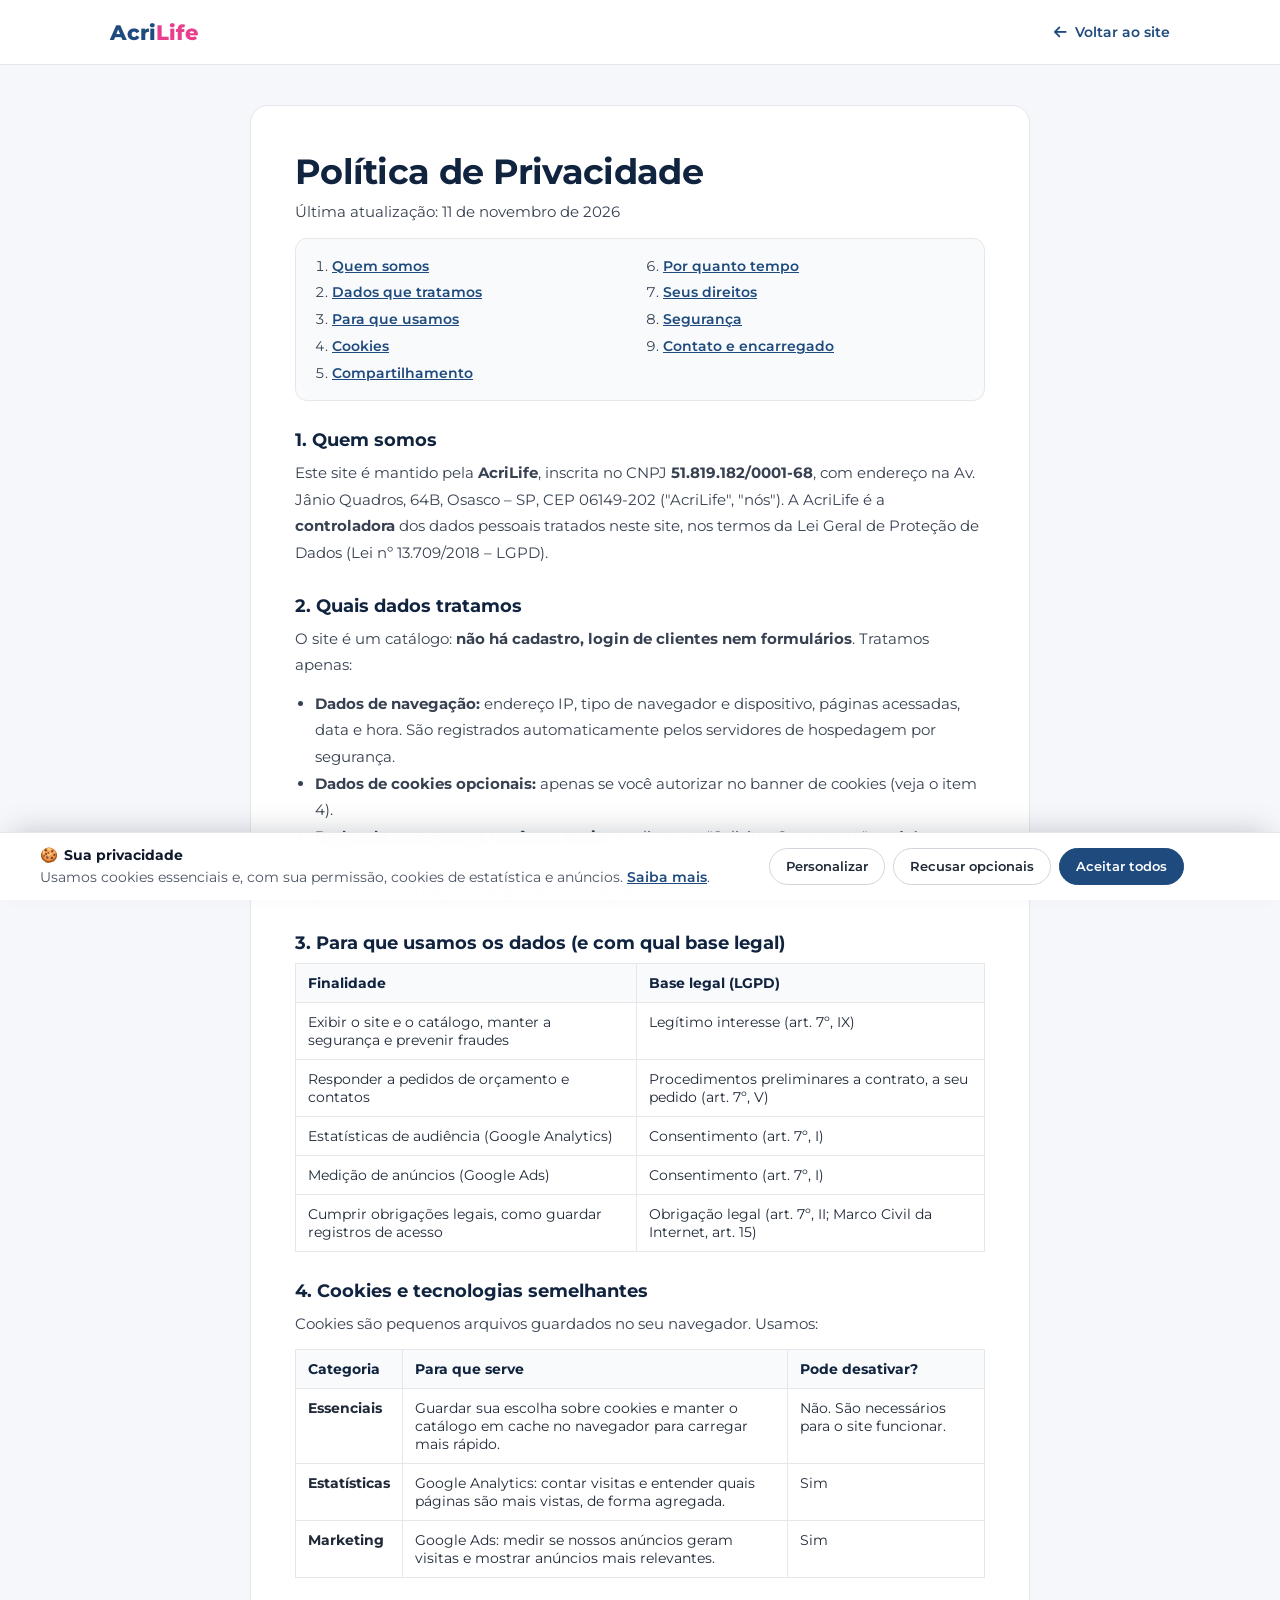
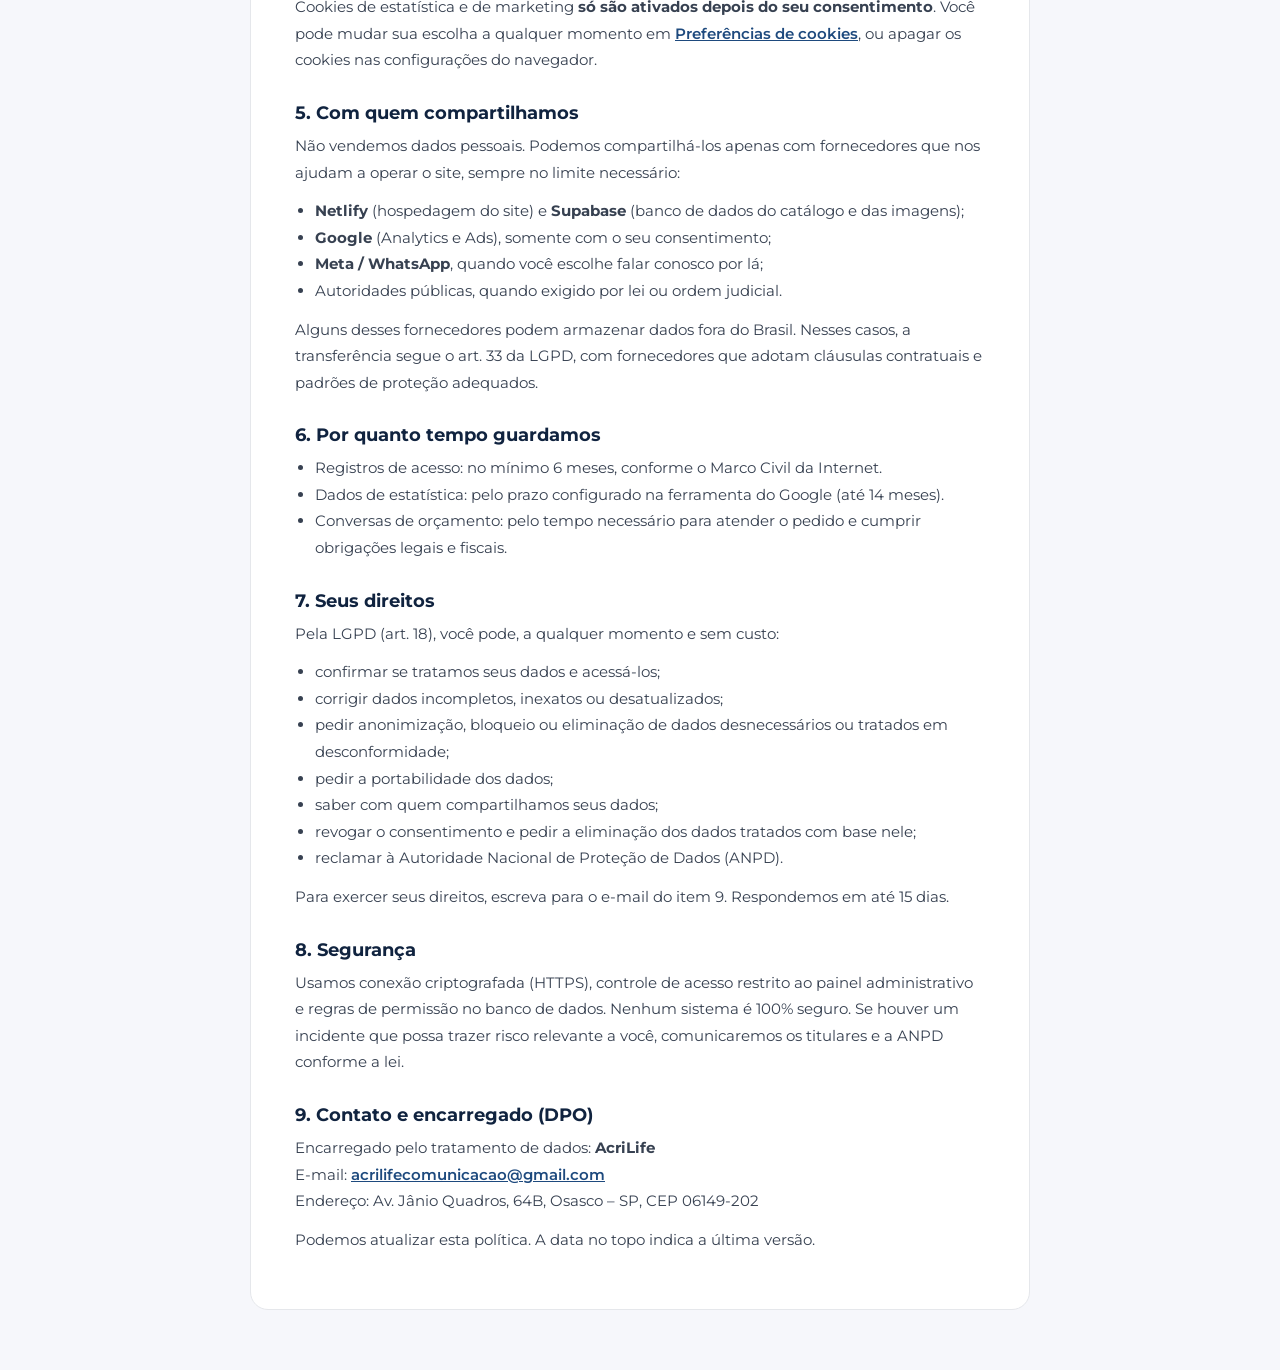
<file: acrilife publico/privacidade.html>
<!DOCTYPE html>
<html lang="pt-BR">
<head>
    <meta charset="UTF-8">
    <meta name="viewport" content="width=device-width, initial-scale=1.0">
    <meta name="color-scheme" content="only light">
    <title>Política de Privacidade | AcriLife</title>
    <meta name="description" content="Como a AcriLife coleta, usa e protege seus dados pessoais, conforme a LGPD (Lei 13.709/2018).">
    <link rel="preconnect" href="https://fonts.googleapis.com">
    <link rel="preconnect" href="https://fonts.gstatic.com" crossorigin>
    <link href="https://fonts.googleapis.com/css2?family=Montserrat:wght@400;600;700;800&display=swap" rel="stylesheet">
    <link rel="stylesheet" href="https://cdnjs.cloudflare.com/ajax/libs/font-awesome/6.4.0/css/all.min.css">
    <link rel="stylesheet" href="comum.css?v=4">
    <style>* { margin: 0; padding: 0; box-sizing: border-box; } .container { width: 100%; max-width: 1100px; margin: 0 auto; padding: 0 20px; }</style>
    <script src="cookies.js?v=2" defer></script>
</head>
<body class="legal-page">
    <header class="legal-topo">
        <div class="container">
            <a class="marca" href="index.html">Acri<em>Life</em></a>
            <a class="voltar" href="index.html"><i class="fas fa-arrow-left"></i> Voltar ao site</a>
        </div>
    </header>

    <main class="legal-conteudo">
        <article class="legal-card">
            <h1>Política de Privacidade</h1>
            <p class="legal-atualizado">Última atualização: 11 de novembro de 2026</p>

            <nav class="legal-indice" aria-label="Índice">
                <ol>
                    <li><a href="#quem">Quem somos</a></li>
                    <li><a href="#dados">Dados que tratamos</a></li>
                    <li><a href="#finalidades">Para que usamos</a></li>
                    <li><a href="#cookies">Cookies</a></li>
                    <li><a href="#compartilhamento">Compartilhamento</a></li>
                    <li><a href="#retencao">Por quanto tempo</a></li>
                    <li><a href="#direitos">Seus direitos</a></li>
                    <li><a href="#seguranca">Segurança</a></li>
                    <li><a href="#contato">Contato e encarregado</a></li>
                </ol>
            </nav>

            <h2 id="quem">1. Quem somos</h2>
            <p>Este site é mantido pela <strong>AcriLife</strong>, inscrita no CNPJ <strong>51.819.182/0001-68</strong>, com endereço na Av. Jânio Quadros, 64B, Osasco – SP, CEP 06149-202 ("AcriLife", "nós"). A AcriLife é a <strong>controladora</strong> dos dados pessoais tratados neste site, nos termos da Lei Geral de Proteção de Dados (Lei nº 13.709/2018 – LGPD).</p>

            <h2 id="dados">2. Quais dados tratamos</h2>
            <p>O site é um catálogo: <strong>não há cadastro, login de clientes nem formulários</strong>. Tratamos apenas:</p>
            <ul>
                <li><strong>Dados de navegação:</strong> endereço IP, tipo de navegador e dispositivo, páginas acessadas, data e hora. São registrados automaticamente pelos servidores de hospedagem por segurança.</li>
                <li><strong>Dados de cookies opcionais:</strong> apenas se você autorizar no banner de cookies (veja o item 4).</li>
                <li><strong>Dados de contato que você nos envia:</strong> ao clicar em "Solicitar Orçamento" você é direcionado ao WhatsApp. Nome, número e mensagens são tratados pelo WhatsApp e por nós somente para responder ao seu pedido.</li>
            </ul>

            <h2 id="finalidades">3. Para que usamos os dados (e com qual base legal)</h2>
            <table>
                <thead><tr><th>Finalidade</th><th>Base legal (LGPD)</th></tr></thead>
                <tbody>
                    <tr><td>Exibir o site e o catálogo, manter a segurança e prevenir fraudes</td><td>Legítimo interesse (art. 7º, IX)</td></tr>
                    <tr><td>Responder a pedidos de orçamento e contatos</td><td>Procedimentos preliminares a contrato, a seu pedido (art. 7º, V)</td></tr>
                    <tr><td>Estatísticas de audiência (Google Analytics)</td><td>Consentimento (art. 7º, I)</td></tr>
                    <tr><td>Medição de anúncios (Google Ads)</td><td>Consentimento (art. 7º, I)</td></tr>
                    <tr><td>Cumprir obrigações legais, como guardar registros de acesso</td><td>Obrigação legal (art. 7º, II; Marco Civil da Internet, art. 15)</td></tr>
                </tbody>
            </table>

            <h2 id="cookies">4. Cookies e tecnologias semelhantes</h2>
            <p>Cookies são pequenos arquivos guardados no seu navegador. Usamos:</p>
            <table>
                <thead><tr><th>Categoria</th><th>Para que serve</th><th>Pode desativar?</th></tr></thead>
                <tbody>
                    <tr><td><strong>Essenciais</strong></td><td>Guardar sua escolha sobre cookies e manter o catálogo em cache no navegador para carregar mais rápido.</td><td>Não. São necessários para o site funcionar.</td></tr>
                    <tr><td><strong>Estatísticas</strong></td><td>Google Analytics: contar visitas e entender quais páginas são mais vistas, de forma agregada.</td><td>Sim</td></tr>
                    <tr><td><strong>Marketing</strong></td><td>Google Ads: medir se nossos anúncios geram visitas e mostrar anúncios mais relevantes.</td><td>Sim</td></tr>
                </tbody>
            </table>
            <p>Cookies de estatística e de marketing <strong>só são ativados depois do seu consentimento</strong>. Você pode mudar sua escolha a qualquer momento em <button type="button" class="link-cookies" data-abrir-cookies style="color:#1e4a7e;font-weight:600;font-size:inherit;text-decoration:underline;">Preferências de cookies</button>, ou apagar os cookies nas configurações do navegador.</p>

            <h2 id="compartilhamento">5. Com quem compartilhamos</h2>
            <p>Não vendemos dados pessoais. Podemos compartilhá-los apenas com fornecedores que nos ajudam a operar o site, sempre no limite necessário:</p>
            <ul>
                <li><strong>Netlify</strong> (hospedagem do site) e <strong>Supabase</strong> (banco de dados do catálogo e das imagens);</li>
                <li><strong>Google</strong> (Analytics e Ads), somente com o seu consentimento;</li>
                <li><strong>Meta / WhatsApp</strong>, quando você escolhe falar conosco por lá;</li>
                <li>Autoridades públicas, quando exigido por lei ou ordem judicial.</li>
            </ul>
            <p>Alguns desses fornecedores podem armazenar dados fora do Brasil. Nesses casos, a transferência segue o art. 33 da LGPD, com fornecedores que adotam cláusulas contratuais e padrões de proteção adequados.</p>

            <h2 id="retencao">6. Por quanto tempo guardamos</h2>
            <ul>
                <li>Registros de acesso: no mínimo 6 meses, conforme o Marco Civil da Internet.</li>
                <li>Dados de estatística: pelo prazo configurado na ferramenta do Google (até 14 meses).</li>
                <li>Conversas de orçamento: pelo tempo necessário para atender o pedido e cumprir obrigações legais e fiscais.</li>
            </ul>

            <h2 id="direitos">7. Seus direitos</h2>
            <p>Pela LGPD (art. 18), você pode, a qualquer momento e sem custo:</p>
            <ul>
                <li>confirmar se tratamos seus dados e acessá-los;</li>
                <li>corrigir dados incompletos, inexatos ou desatualizados;</li>
                <li>pedir anonimização, bloqueio ou eliminação de dados desnecessários ou tratados em desconformidade;</li>
                <li>pedir a portabilidade dos dados;</li>
                <li>saber com quem compartilhamos seus dados;</li>
                <li>revogar o consentimento e pedir a eliminação dos dados tratados com base nele;</li>
                <li>reclamar à Autoridade Nacional de Proteção de Dados (ANPD).</li>
            </ul>
            <p>Para exercer seus direitos, escreva para o e-mail do item 9. Respondemos em até 15 dias.</p>

            <h2 id="seguranca">8. Segurança</h2>
            <p>Usamos conexão criptografada (HTTPS), controle de acesso restrito ao painel administrativo e regras de permissão no banco de dados. Nenhum sistema é 100% seguro. Se houver um incidente que possa trazer risco relevante a você, comunicaremos os titulares e a ANPD conforme a lei.</p>

            <h2 id="contato">9. Contato e encarregado (DPO)</h2>
            <p>Encarregado pelo tratamento de dados: <strong>AcriLife</strong><br>
               E-mail: <a href="mailto:acrilifecomunicacao@gmail.com">acrilifecomunicacao@gmail.com</a><br>
               Endereço: Av. Jânio Quadros, 64B, Osasco – SP, CEP 06149-202</p>
            <p>Podemos atualizar esta política. A data no topo indica a última versão.</p>
        </article>
    </main>
</body>
</html>
</file>
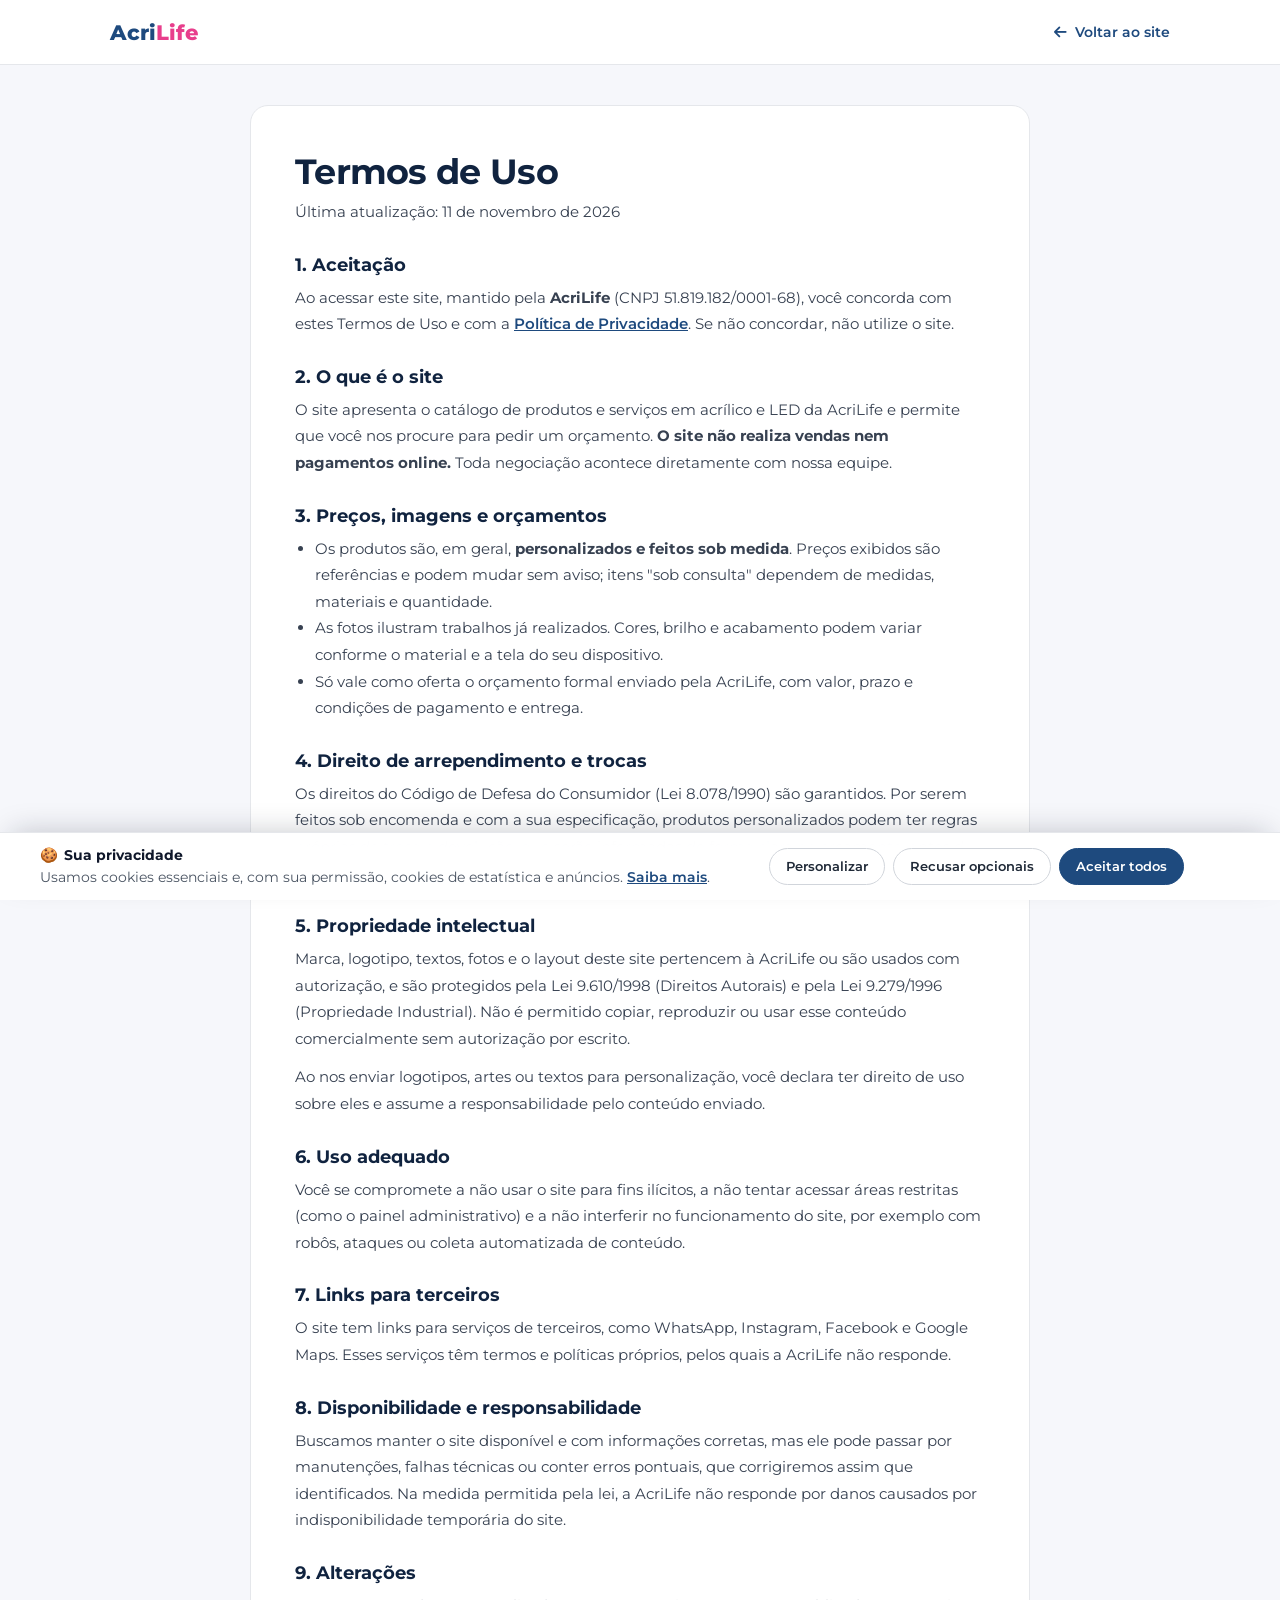
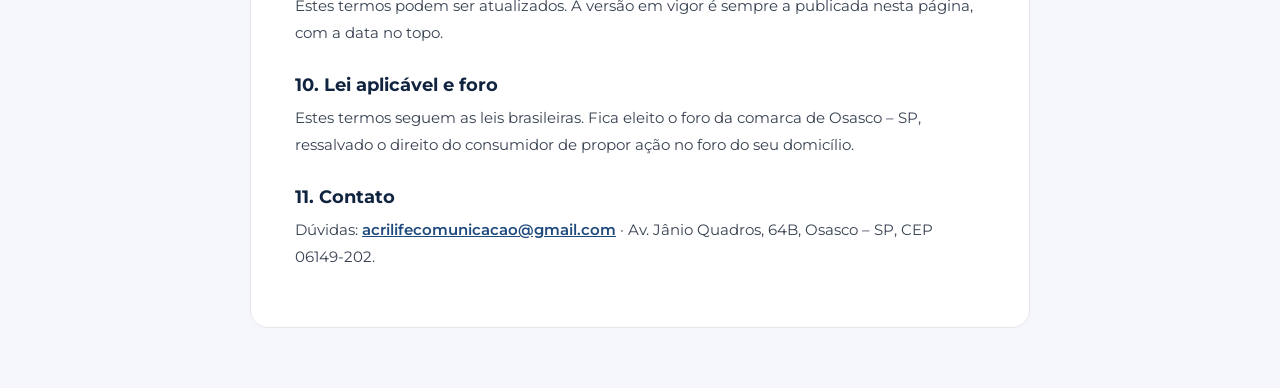
<file: acrilife publico/termos.html>
<!DOCTYPE html>
<html lang="pt-BR">
<head>
    <meta charset="UTF-8">
    <meta name="viewport" content="width=device-width, initial-scale=1.0">
    <meta name="color-scheme" content="only light">
    <title>Termos de Uso | AcriLife</title>
    <meta name="description" content="Termos e condições de uso do site da AcriLife.">
    <link rel="preconnect" href="https://fonts.googleapis.com">
    <link rel="preconnect" href="https://fonts.gstatic.com" crossorigin>
    <link href="https://fonts.googleapis.com/css2?family=Montserrat:wght@400;600;700;800&display=swap" rel="stylesheet">
    <link rel="stylesheet" href="https://cdnjs.cloudflare.com/ajax/libs/font-awesome/6.4.0/css/all.min.css">
    <link rel="stylesheet" href="comum.css?v=4">
    <style>* { margin: 0; padding: 0; box-sizing: border-box; } .container { width: 100%; max-width: 1100px; margin: 0 auto; padding: 0 20px; }</style>
    <script src="cookies.js?v=2" defer></script>
</head>
<body class="legal-page">
    <header class="legal-topo">
        <div class="container">
            <a class="marca" href="index.html">Acri<em>Life</em></a>
            <a class="voltar" href="index.html"><i class="fas fa-arrow-left"></i> Voltar ao site</a>
        </div>
    </header>

    <main class="legal-conteudo">
        <article class="legal-card">
            <h1>Termos de Uso</h1>
            <p class="legal-atualizado">Última atualização: 11 de novembro de 2026</p>

            <h2>1. Aceitação</h2>
            <p>Ao acessar este site, mantido pela <strong>AcriLife</strong> (CNPJ 51.819.182/0001-68), você concorda com estes Termos de Uso e com a <a href="privacidade.html">Política de Privacidade</a>. Se não concordar, não utilize o site.</p>

            <h2>2. O que é o site</h2>
            <p>O site apresenta o catálogo de produtos e serviços em acrílico e LED da AcriLife e permite que você nos procure para pedir um orçamento. <strong>O site não realiza vendas nem pagamentos online.</strong> Toda negociação acontece diretamente com nossa equipe.</p>

            <h2>3. Preços, imagens e orçamentos</h2>
            <ul>
                <li>Os produtos são, em geral, <strong>personalizados e feitos sob medida</strong>. Preços exibidos são referências e podem mudar sem aviso; itens "sob consulta" dependem de medidas, materiais e quantidade.</li>
                <li>As fotos ilustram trabalhos já realizados. Cores, brilho e acabamento podem variar conforme o material e a tela do seu dispositivo.</li>
                <li>Só vale como oferta o orçamento formal enviado pela AcriLife, com valor, prazo e condições de pagamento e entrega.</li>
            </ul>

            <h2>4. Direito de arrependimento e trocas</h2>
            <p>Os direitos do Código de Defesa do Consumidor (Lei 8.078/1990) são garantidos. Por serem feitos sob encomenda e com a sua especificação, produtos personalizados podem ter regras próprias de troca e devolução, que serão informadas de forma clara no orçamento, antes da contratação.</p>

            <h2>5. Propriedade intelectual</h2>
            <p>Marca, logotipo, textos, fotos e o layout deste site pertencem à AcriLife ou são usados com autorização, e são protegidos pela Lei 9.610/1998 (Direitos Autorais) e pela Lei 9.279/1996 (Propriedade Industrial). Não é permitido copiar, reproduzir ou usar esse conteúdo comercialmente sem autorização por escrito.</p>
            <p>Ao nos enviar logotipos, artes ou textos para personalização, você declara ter direito de uso sobre eles e assume a responsabilidade pelo conteúdo enviado.</p>

            <h2>6. Uso adequado</h2>
            <p>Você se compromete a não usar o site para fins ilícitos, a não tentar acessar áreas restritas (como o painel administrativo) e a não interferir no funcionamento do site, por exemplo com robôs, ataques ou coleta automatizada de conteúdo.</p>

            <h2>7. Links para terceiros</h2>
            <p>O site tem links para serviços de terceiros, como WhatsApp, Instagram, Facebook e Google Maps. Esses serviços têm termos e políticas próprios, pelos quais a AcriLife não responde.</p>

            <h2>8. Disponibilidade e responsabilidade</h2>
            <p>Buscamos manter o site disponível e com informações corretas, mas ele pode passar por manutenções, falhas técnicas ou conter erros pontuais, que corrigiremos assim que identificados. Na medida permitida pela lei, a AcriLife não responde por danos causados por indisponibilidade temporária do site.</p>

            <h2>9. Alterações</h2>
            <p>Estes termos podem ser atualizados. A versão em vigor é sempre a publicada nesta página, com a data no topo.</p>

            <h2>10. Lei aplicável e foro</h2>
            <p>Estes termos seguem as leis brasileiras. Fica eleito o foro da comarca de Osasco – SP, ressalvado o direito do consumidor de propor ação no foro do seu domicílio.</p>

            <h2>11. Contato</h2>
            <p>Dúvidas: <a href="mailto:acrilifecomunicacao@gmail.com">acrilifecomunicacao@gmail.com</a> · Av. Jânio Quadros, 64B, Osasco – SP, CEP 06149-202.</p>
        </article>
    </main>
</body>
</html>
</file>
<file: acrilife publico/comum.css>
/* =============================================================
   comum.css — partes compartilhadas por todas as páginas públicas
   (rodapé compacto, banner de cookies LGPD, páginas legais)
   ============================================================= */

/* ---------- Rodapé compacto ---------- */
footer.site-footer {
    background: #10233f;
    color: #cbd5e1;
    padding: 36px 0 0;
    font-size: .9rem;
}
.site-footer .footer-content {
    display: grid;
    grid-template-columns: 1.3fr 1fr 1.2fr;
    gap: 28px 40px;
    padding-bottom: 24px;
    margin: 0;
    border-bottom: 1px solid rgba(255, 255, 255, .08);
}
.site-footer .footer-section h3 {
    font-size: .78rem; font-weight: 700; letter-spacing: .08em; text-transform: uppercase;
    color: #fff; margin: 0 0 12px; padding: 0;
}
.site-footer .footer-section h3::after { display: none; }
.site-footer .footer-brand h3 { font-size: 1.05rem; letter-spacing: 0; text-transform: none; }
.site-footer .footer-brand p { color: #94a3b8; margin: 0 0 14px; line-height: 1.5; max-width: 300px; font-size: .88rem; }
.site-footer .social-links { display: flex; gap: 8px; margin: 0; }
.site-footer .social-links a {
    width: 34px; height: 34px; border-radius: 10px; display: grid; place-items: center;
    background: rgba(255, 255, 255, .07); color: #fff; font-size: .9rem; text-decoration: none;
    transition: background-color .2s, transform .2s;
}
.site-footer .social-links a:hover { background: #e83e8c; transform: translateY(-2px); padding: 0; }
.site-footer .social-links a[hidden] { display: none; }

.site-footer .footer-nav ul {
    list-style: none; margin: 0; padding: 0;
    display: grid; grid-template-columns: repeat(2, max-content); gap: 8px 28px;
}
.site-footer .footer-nav li { margin: 0; }
.site-footer a { color: #cbd5e1; text-decoration: none; font-size: .88rem; transition: color .2s; }
.site-footer .footer-nav a:hover { color: #fff; padding-left: 0; }

.site-footer #footer-contato p {
    display: flex; gap: 10px; align-items: baseline; margin: 0 0 7px; color: #cbd5e1; font-size: .88rem;
}
.site-footer #footer-contato i { color: #e83e8c; width: 14px; flex-shrink: 0; }

.site-footer .footer-bottom {
    display: flex; align-items: center; justify-content: space-between; flex-wrap: wrap; gap: 8px 20px;
    padding: 14px 0; text-align: left; color: #7c8aa0; font-size: .78rem;
}
.site-footer .footer-bottom p { margin: 0; }
.footer-legal { list-style: none; display: flex; flex-wrap: wrap; gap: 6px 18px; margin: 0; padding: 0; }
.footer-legal a, .link-cookies {
    color: #94a3b8; font-size: .78rem; background: none; border: none; padding: 0; cursor: pointer; font-family: inherit;
}
.footer-legal a:hover, .link-cookies:hover { color: #fff; text-decoration: underline; text-underline-offset: 3px; }

@media (max-width: 768px) {
    footer.site-footer { padding-top: 28px; }
    .site-footer .footer-content { grid-template-columns: 1fr 1fr; gap: 22px; }
    .site-footer .footer-brand { grid-column: 1 / -1; }
    .site-footer .footer-nav ul { grid-template-columns: 1fr; }
    .site-footer .footer-bottom { flex-direction: column; align-items: flex-start; padding-bottom: 86px; } /* espaço p/ botão do WhatsApp */
}
@media (max-width: 420px) {
    .site-footer .footer-content { grid-template-columns: 1fr; }
}

/* ---------- Banner de cookies (LGPD) — faixa fina no rodapé da tela ---------- */
.cookie-banner {
    position: fixed; left: 0; right: 0; bottom: 0; z-index: 3000;
    display: grid; grid-template-columns: 1fr auto; align-items: center; gap: 10px 24px;
    background: rgba(255, 255, 255, .97); color: #1f2937;
    -webkit-backdrop-filter: blur(10px); backdrop-filter: blur(10px);
    border-top: 1px solid #e5e7eb; box-shadow: 0 -10px 30px -12px rgba(16, 24, 40, .25);
    padding: 12px max(24px, calc((100vw - 1200px) / 2)); padding-right: max(96px, calc((100vw - 1200px) / 2));
    font-family: 'Montserrat', system-ui, sans-serif; font-size: .85rem; line-height: 1.45;
    animation: cookieIn .35s cubic-bezier(.16, 1, .3, 1) both;
}
@keyframes cookieIn { from { transform: translateY(100%); } to { transform: none; } }
.cookie-banner[hidden] { display: none; }
.cookie-texto h2 { font-size: .9rem; margin: 0 0 2px; color: #0f172a; display: flex; align-items: center; gap: 6px; }
.cookie-texto p { margin: 0; color: #4b5563; }
.cookie-banner a { color: #1e4a7e; font-weight: 600; }
.cookie-acoes { display: flex; flex-wrap: wrap; gap: 8px; justify-content: flex-end; }
.cookie-btn {
    border-radius: 50px; padding: 8px 16px; font: inherit; font-weight: 600; font-size: .82rem; cursor: pointer; white-space: nowrap;
    border: 1px solid #d1d5db; background: #fff; color: #1f2937; transition: background-color .2s, border-color .2s;
}
.cookie-btn:hover { border-color: #1e4a7e; color: #1e4a7e; }
.cookie-btn--primario { background: #1e4a7e; border-color: #1e4a7e; color: #fff; }
.cookie-btn--primario:hover { background: #3a7bd5; border-color: #3a7bd5; color: #fff; }
.cookie-opcoes { grid-column: 1 / -1; grid-row: 2; display: grid; grid-template-columns: repeat(3, 1fr); gap: 8px; }
.cookie-opcoes[hidden] { display: none; }
.cookie-opcao { display: flex; gap: 10px; align-items: flex-start; padding: 8px 10px; border: 1px solid #e5e7eb; border-radius: 10px; cursor: pointer; background: #fff; }
.cookie-opcao input { margin-top: 3px; width: 16px; height: 16px; accent-color: #1e4a7e; flex-shrink: 0; }
.cookie-opcao strong { display: block; font-size: .8rem; color: #111827; }
.cookie-opcao span { font-size: .75rem; color: #6b7280; }
.cookie-acoes { grid-column: 2; grid-row: 1; }
@media (max-width: 860px) {
    .cookie-banner { grid-template-columns: 1fr; padding: 12px 14px 14px; padding-right: 14px; }
    .cookie-acoes { grid-column: 1; grid-row: auto; justify-content: stretch; }
    .cookie-acoes .cookie-btn { flex: 1 1 auto; }
    .cookie-opcoes { grid-template-columns: 1fr; grid-row: auto; }
}

/* ---------- Páginas legais ---------- */
.legal-page { background: #f6f7fb; min-height: 100vh; font-family: 'Montserrat', system-ui, sans-serif; color: #1f2937; }
.legal-topo { background: #fff; border-bottom: 1px solid #e5e7eb; position: sticky; top: 0; z-index: 10; }
.legal-topo .container { display: flex; align-items: center; justify-content: space-between; height: 64px; }
.legal-topo .marca { font-weight: 800; font-size: 1.3rem; color: #1e4a7e; text-decoration: none; }
.legal-topo .marca em { font-style: normal; color: #e83e8c; }
.legal-topo .voltar { color: #1e4a7e; font-weight: 600; text-decoration: none; font-size: .9rem; display: inline-flex; align-items: center; gap: 8px; }
.legal-conteudo { max-width: 820px; margin: 0 auto; padding: 40px 20px 60px; }
.legal-card { background: #fff; border: 1px solid #e5e7eb; border-radius: 18px; padding: clamp(22px, 4vw, 44px); }
.legal-card h1 { font-size: clamp(1.6rem, 3.5vw, 2.2rem); color: #10233f; margin-bottom: 6px; letter-spacing: -.02em; }
.legal-atualizado { color: #6b7280; font-size: .85rem; margin-bottom: 26px; }
.legal-card h2 { font-size: 1.1rem; color: #10233f; margin: 28px 0 10px; }
.legal-card p, .legal-card li { font-size: .95rem; line-height: 1.75; color: #374151; }
.legal-card p { margin-bottom: 12px; }
.legal-card ul { padding-left: 20px; margin-bottom: 12px; }
.legal-card a { color: #1e4a7e; font-weight: 600; }
.legal-card table { width: 100%; border-collapse: collapse; margin: 8px 0 16px; font-size: .88rem; }
.legal-card th, .legal-card td { text-align: left; padding: 10px 12px; border: 1px solid #e5e7eb; vertical-align: top; }
.legal-card th { background: #f8fafc; color: #10233f; }
.legal-indice { background: #f8fafc; border: 1px solid #e5e7eb; border-radius: 12px; padding: 14px 18px; margin-bottom: 8px; }
.legal-indice ol { padding-left: 18px; columns: 2; column-gap: 28px; }
.legal-indice li { font-size: .88rem; line-height: 1.9; }
@media (max-width: 600px) { .legal-indice ol { columns: 1; } .legal-card table { display: block; overflow-x: auto; } }

/* WhatsApp flutuante sobe enquanto o aviso de cookies estiver aberto */
.whatsapp-float { transition: bottom .3s ease, transform .3s ease; }
body:has(.cookie-banner:not([hidden])) .whatsapp-float { bottom: 90px; }
@media (max-width: 860px) { body:has(.cookie-banner:not([hidden])) .whatsapp-float { bottom: 150px; } }
</file>
